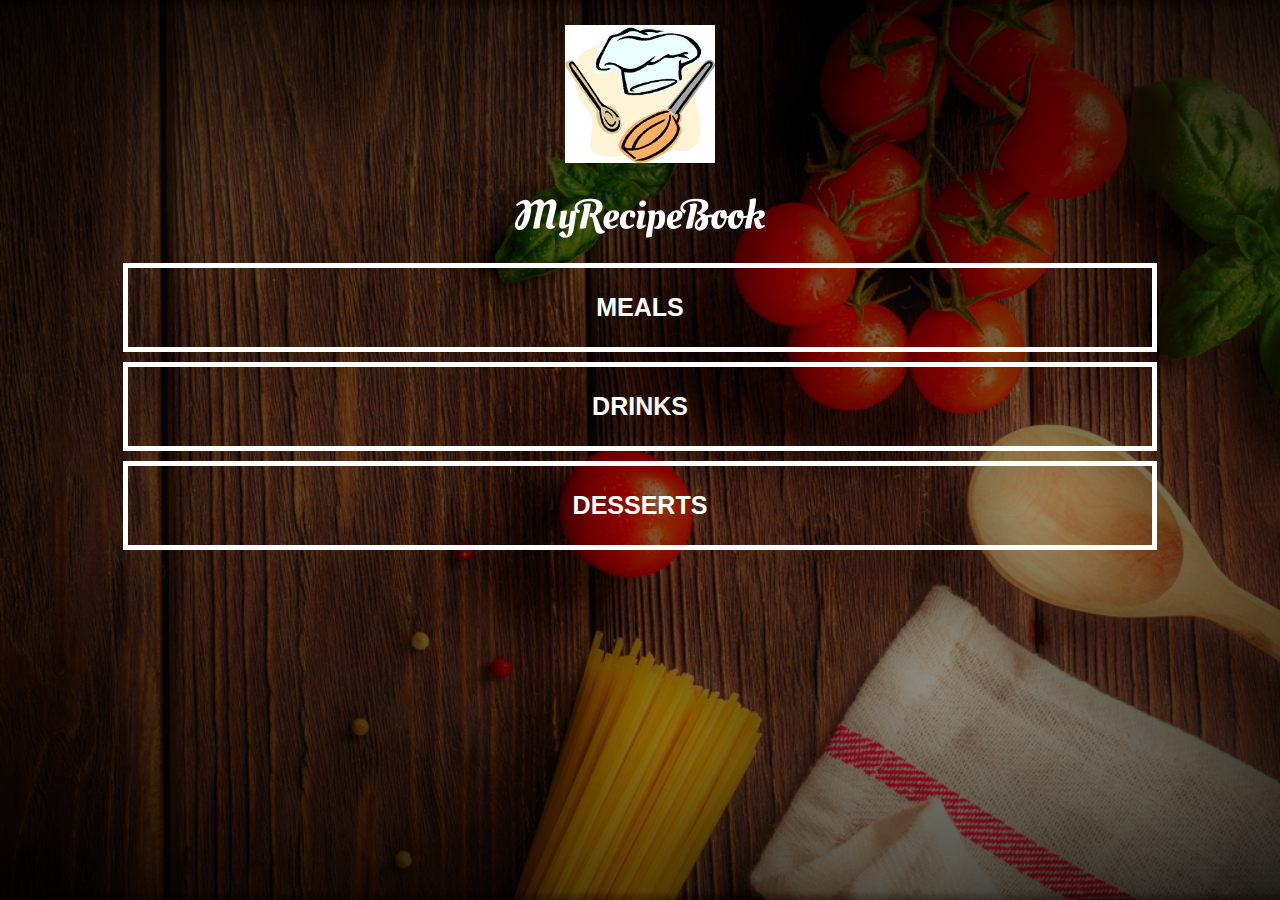
<file: index.html>
<!DOCTYPE html>
<html>
    
    
    <head>
      <title>My Recipe Book</title> 
        <link rel="stylesheet" href="style.css"/>
        
    </head>
    
    
    <body class="body-home">
        <div id="home">
            
            <img src="images/chef-hat.png" id="home-logo-image" />
            <img src="images/logo-text.png" id="home-logo-text"/>
            
         <div class="home-menu">
              
              <a href="meals.html" class="home-menu-item">
              <p>Meals</p>
              </a>
              
              <a href="drinks.html" class="home-menu-item">
              <p>Drinks</p>
              </a>
              
              <a href="desserts.html" class="home-menu-item">
              <p>Desserts</p>
              </a>
            

        
        </div>
          </div>
    
    
    </body>
    
    
    
</html>
</file>
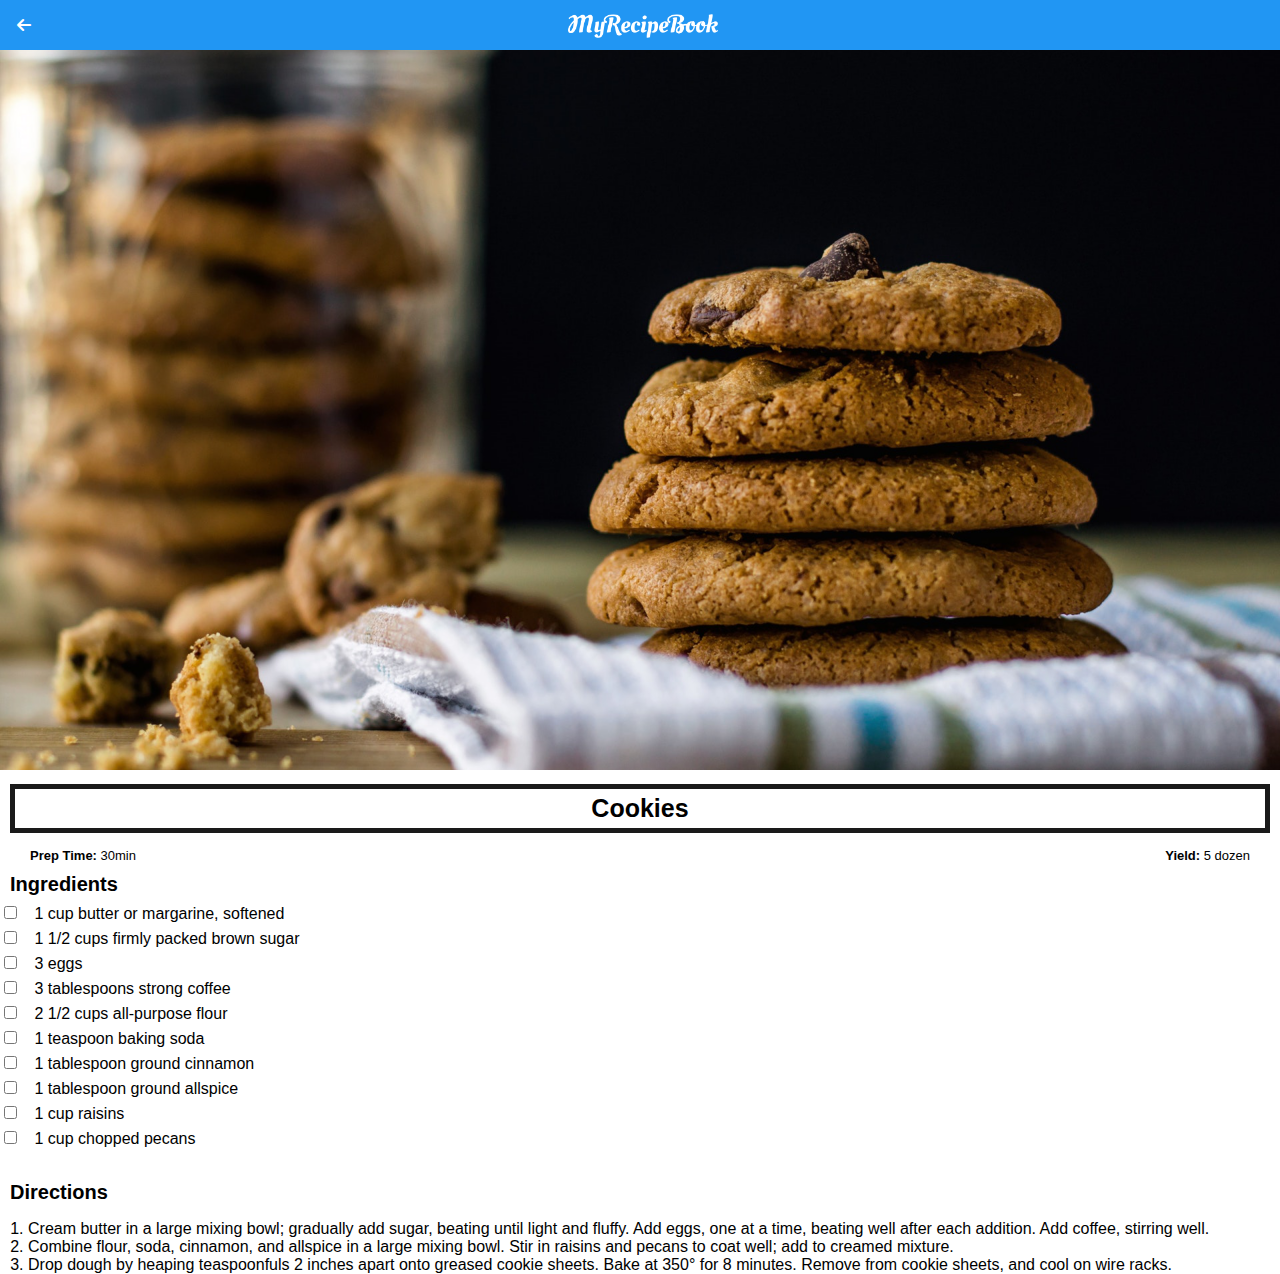
<file: cookies.html>
<!DOCTYPE html>
<html>
    
    
    <head>
      <title>My Recipe Book | Desserts | Cookies</title> 
        <link rel="stylesheet" href="style.css"/>
        <link rel="stylesheet" href="fontAwesome/css/all.css"/>
        
    </head>
    
    
    <body>
        
        <div class="body-recipes">
            
            <div class="header">
                
                <a href="index.html">
                    <i class="fas fa-arrow-left"></i> 
                </a>
                
                <img src="images/logo-text.png"/>
            </div>
                 
        <div id="recipes">
            <div class="recipe-details">
            
                <img src="images/cookies.png"/>
                
                <h1>Cookies</h1>
                
                
                <div class="recipe-details-info">
                    <p><b> Prep Time: </b>30min</p>
                    <p style="float:right"><b>Yield: </b>5 dozen </p>
                </div>
                
                <div class="recipe-details-ingredients">
                    <h2>Ingredients</h2>
                    
                    <input id="check01" type="checkbox">
                    <label for="checkbox01">1 cup butter or margarine, softened</label>
                    <br>
                    
                    <input id="check02" type="checkbox">
                    <label for="checkbox02">1 1/2 cups firmly packed brown sugar</label>
                    <br>
                    
                    <input id="check03" type="checkbox">
                    <label for="checkbox03">3 eggs</label>
                    <br>
                    
                    <input id="check04" type="checkbox">
                    <label for="checkbox04">3 tablespoons strong coffee</label>
                    <br>
                    
                    <input id="check04" type="checkbox">
                    <label for="checkbox04">2 1/2 cups all-purpose flour</label>
                    <br>
                    
                    <input id="check04" type="checkbox">
                    <label for="checkbox04">1 teaspoon baking soda</label>
                    <br>
                    
                    <input id="check04" type="checkbox">
                    <label for="checkbox04">1 tablespoon ground cinnamon</label>
                    <br>
                    
                    <input id="check04" type="checkbox">
                    <label for="checkbox04">1 tablespoon ground allspice</label>
                    <br>
                    
                    <input id="check04" type="checkbox">
                    <label for="checkbox04">1 cup raisins</label>
                    <br>
                    
                    <input id="check04" type="checkbox">
                    <label for="checkbox04">1 cup chopped pecans</label>
                    <br>  
    
                </div>
                
                <div class="recipe-details-steps">
                    <h2>Directions</h2>
                    
                    <ol>
                      <li>Cream butter in a large mixing bowl; gradually add sugar, beating until light and fluffy. Add eggs, one at a time, beating well after each addition. Add coffee, stirring well.</li>
                      <li>Combine flour, soda, cinnamon, and allspice in a large mixing bowl. Stir in raisins and pecans to coat well; add to creamed mixture.</li>
                      <li>Drop dough by heaping teaspoonfuls 2 inches apart onto greased cookie sheets. Bake at 350° for 8 minutes. Remove from cookie sheets, and cool on wire racks.</li>    
                    </ol>    
                </div>
            
            </div>
              </div>
                </div>
    
    </body>
    
    
    
</html>
</file>
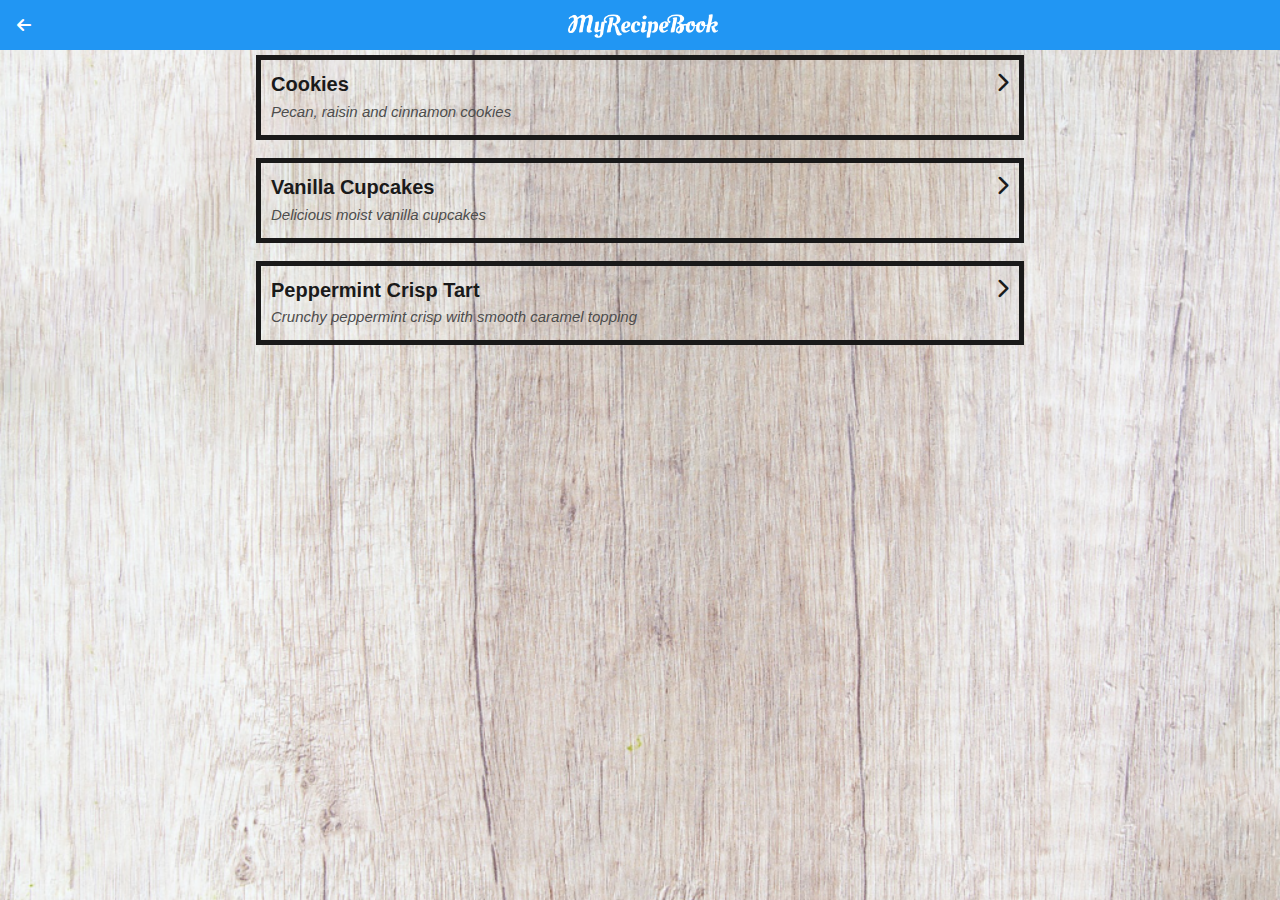
<file: desserts.html>
<!DOCTYPE html>
<html>
    
    
    <head>
      <title>My Recipe Book | Desserts</title> 
        <link rel="stylesheet" href="style.css"/>
        <link rel="stylesheet" href="fontAwesome/css/all.css"/>
        
    </head>
    
    
    <body>
        
        <div class="body-meals">
            
            <div class="header">
                
                <a href="index.html">
                    <i class="fas fa-arrow-left"></i> 
                </a>
                
                <img src="images/logo-text.png"/>
            </div>
                 
        <div id="meals">
            
            <div class="meals-list">
                
                <a href= "cookies.html">
                    <div class="meals-list-item">
                        <h1> Cookies<i class="fas fa-chevron-right"></i> </h1>
                        <p>Pecan, raisin and cinnamon cookies</p>
                    </div>
                </a>
                <br>
                
                <a href= "vanilla-cupcakes.html">
                    <div class="meals-list-item">
                        <h1> Vanilla Cupcakes<i class="fas fa-chevron-right"></i> </h1>
                        <p>Delicious moist vanilla cupcakes</p>
                    </div>
                </a>
                <br>
                
                 <a href= "peppermint-crisp-tart.html">
                    <div class="meals-list-item">
                        <h1>Peppermint Crisp Tart<i class="fas fa-chevron-right"></i> </h1>
                        <p>Crunchy peppermint crisp with smooth caramel topping</p>
                    </div>
                 </a>
                
            
          </div>
            </div>
            </div>
    
    </body>
    
    
    
</html>
</file>
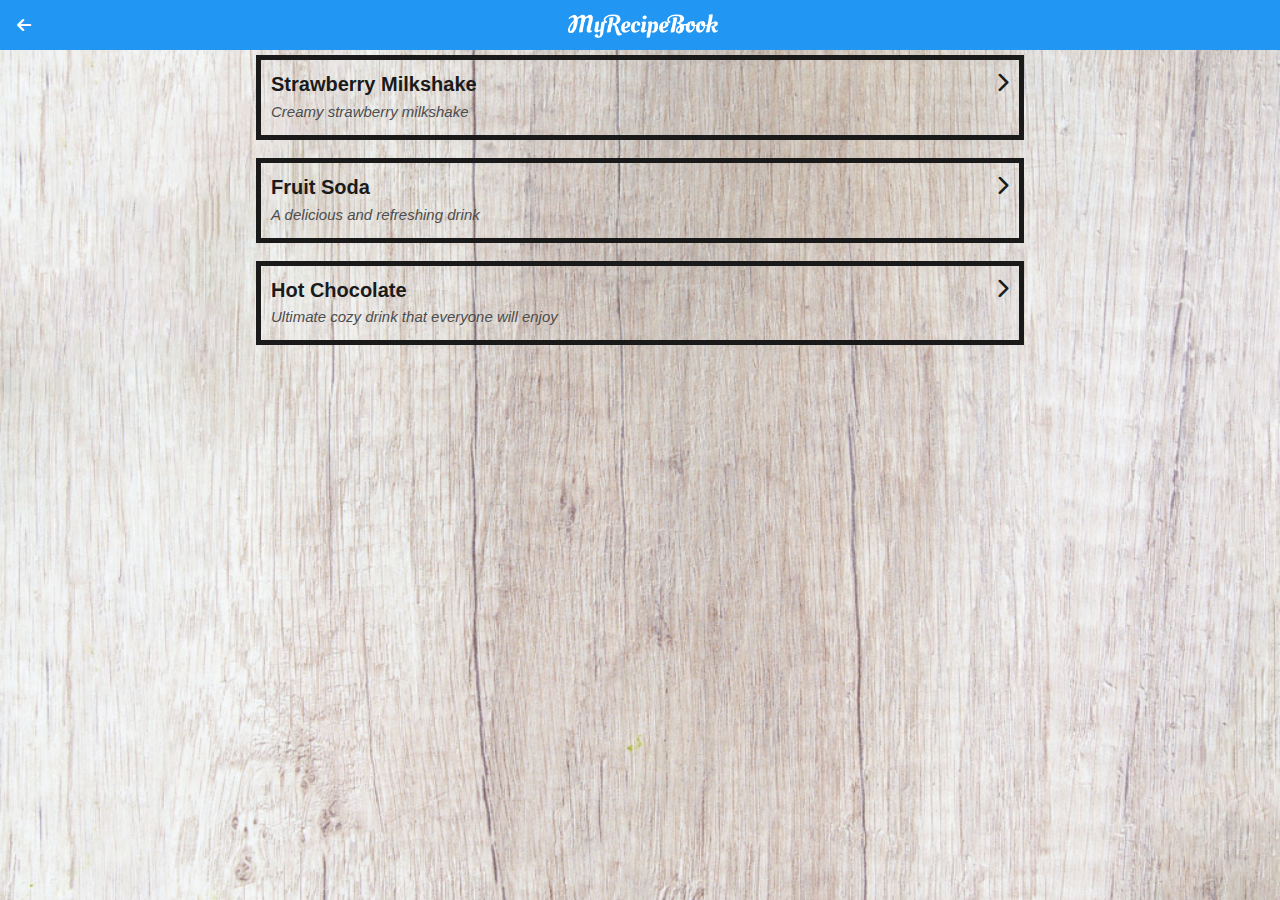
<file: drinks.html>
<!DOCTYPE html>
<html>

    <head>
      <title>My Recipe Book | Drinks</title> 
        <link rel="stylesheet" href="style.css"/>
        <link rel="stylesheet" href="fontAwesome/css/all.css"/>
        
    </head>
    
    
    <body>
        
        <div class="body-meals">
            
            <div class="header">
                
                <a href="index.html">
                    <i class="fas fa-arrow-left"></i> 
                </a>
                
                <img src="images/logo-text.png"/>
            </div>
                 
        <div id="meals">
            
            <div class="meals-list">
                
                <a href= "strawberry-milkshake.html">
                    <div class="meals-list-item">
                        <h1>Strawberry Milkshake <i class="fas fa-chevron-right"></i> </h1>
                        <p>Creamy strawberry milkshake</p>
                    </div>
                </a>
                <br>
                
                 <a href= "fruit-soda.html">
                    <div class="meals-list-item">
                        <h1>Fruit Soda <i class="fas fa-chevron-right"></i> </h1>
                        <p>A delicious and refreshing drink</p>
                    
                    </div>
                 </a>
                 <br>
                
                <a href= "hot-chocolate.html">
                    <div class="meals-list-item">
                        <h1>Hot Chocolate <i class="fas fa-chevron-right"></i> </h1>
                        <p>Ultimate cozy drink that everyone will enjoy</p>
                    
                    </div>
                </a>
                
                
                
            </div>
        </div>
    </div>
    
    </body>
    
    
    
</html>
</file>
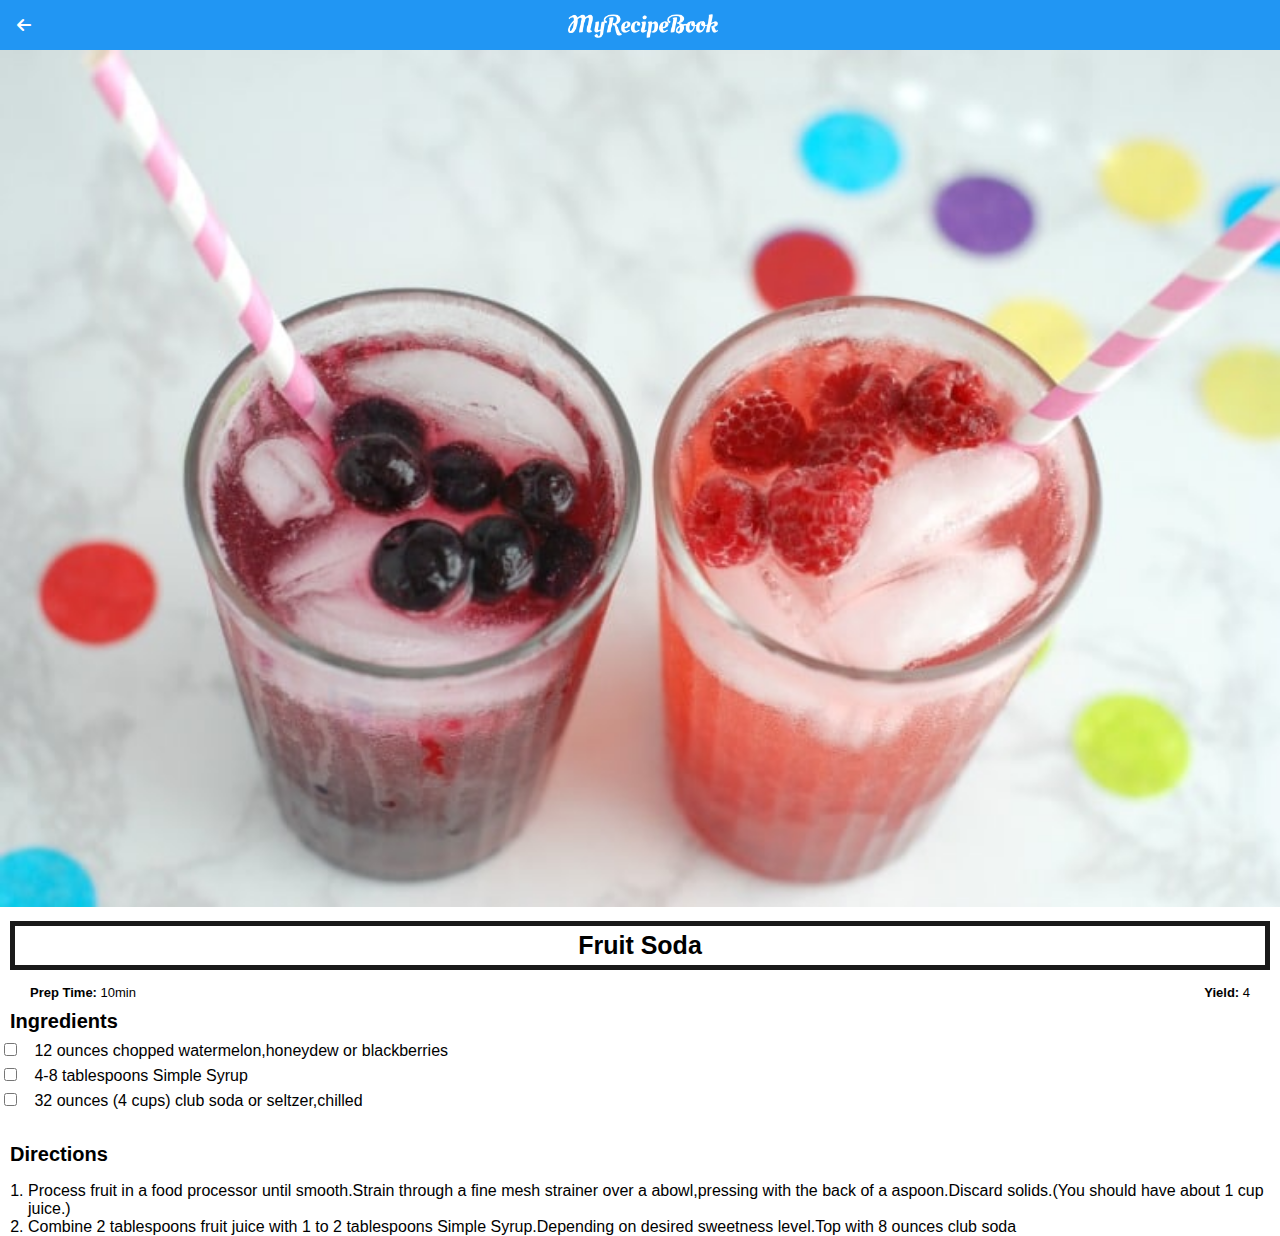
<file: fruit-soda.html>
<!DOCTYPE html>
<html>
    
    
    <head>
      <title>My Recipe Book | Drinks |Fruit Soda</title> 
        <link rel="stylesheet" href="style.css"/>
        <link rel="stylesheet" href="fontAwesome/css/all.css"/>
        
    </head>
    
    
    <body>
        
        <div class="body-recipes">
            
            <div class="header">
                
                <a href="index.html">
                    <i class="fas fa-arrow-left"></i> 
                </a>
                
                <img src="images/logo-text.png"/>
            </div>
                 
        <div id="recipes">
            <div class="recipe-details">
            
                <img src="images/Fruit-Soda-.jpg"/>
                
                <h1>Fruit Soda</h1>
                
                <div class="recipe-details-info">
                    <p><b> Prep Time: </b>10min</p>
                    <p style="float:right"><b>Yield: </b>4</p>
                </div>
                
                
                <div class="recipe-details-ingredients">
                    <h2>Ingredients</h2>
                    
                    <input id="check01" type="checkbox">
                    <label for="checkbox01">12 ounces chopped watermelon,honeydew or blackberries</label>
                    <br>
                    
                    <input id="check02" type="checkbox">
                    <label for="checkbox02">4-8 tablespoons Simple Syrup</label>
                    <br>
                    
                    <input id="check03" type="checkbox">
                    <label for="checkbox03">32 ounces (4 cups) club soda or seltzer,chilled</label>
                    <br>
                    
                </div>
                
                <div class="recipe-details-steps">
                    <h2>Directions</h2>
                    
                    <ol>
                    <li>Process fruit in a food processor until smooth.Strain through a fine mesh strainer over a abowl,pressing with the back of a aspoon.Discard solids.(You should have about 1 cup juice.)</li>
                    <li>Combine 2 tablespoons fruit juice with 1 to 2 tablespoons Simple Syrup.Depending on desired sweetness level.Top with 8 ounces club soda</li>
                    </ol>    
                </div>
            
            </div>
              </div>
                </div>
    
    </body>

    
</html>
</file>
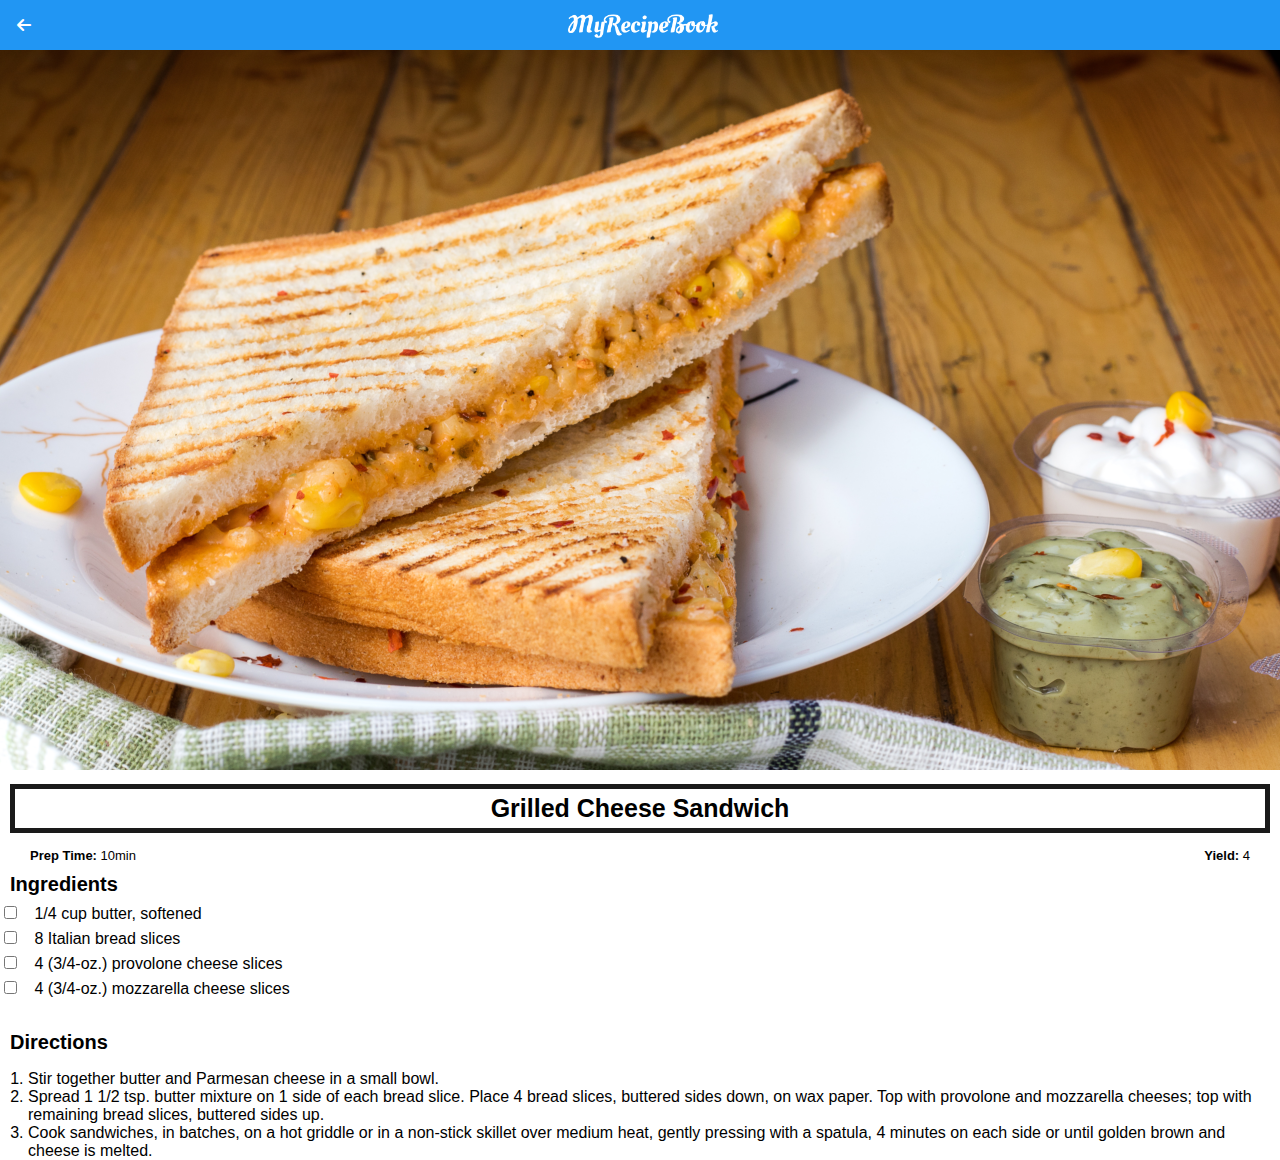
<file: grilled-cheese.html>
<!DOCTYPE html>
<html>
    
    
    <head>
      <title>My Recipe Book | Meals |Grilled Cheese</title> 
        <link rel="stylesheet" href="style.css"/>
        <link rel="stylesheet" href="fontAwesome/css/all.css"/>
        
    </head>
    
    
    <body>
        
        <div class="body-recipes">
            
            <div class="header">
                
                <a href="index.html">
                    <i class="fas fa-arrow-left"></i> 
                </a>
                
                <img src="images/logo-text.png"/>
            </div>
                 
        <div id="recipes">
            <div class="recipe-details">
            
                <img src="images/grilledCheese.png"/>
                
                <h1>Grilled Cheese Sandwich</h1>
                
                <div class="recipe-details-info">
                    <p><b> Prep Time: </b>10min</p>
                    <p style="float:right"><b>Yield: </b>4</p>
                </div>
                
                
                <div class="recipe-details-ingredients">
                    <h2>Ingredients</h2>
                    
                    <input id="check01" type="checkbox">
                    <label for="checkbox01">1/4 cup butter, softened</label>
                    <br>
                    
                    <input id="check02" type="checkbox">
                    <label for="checkbox02">8 Italian bread slices</label>
                    <br>
                    
                    <input id="check03" type="checkbox">
                    <label for="checkbox03">4 (3/4-oz.) provolone cheese slices</label>
                    <br>
                    
                    <input id="check04" type="checkbox">
                    <label for="checkbox04">4 (3/4-oz.) mozzarella cheese slices</label>
                    <br>
    
                </div>
                
                <div class="recipe-details-steps">
                    <h2>Directions</h2>
                    
                    <ol>
                    <li>Stir together butter and Parmesan cheese in a small bowl.</li>
                    <li>Spread 1 1/2 tsp. butter mixture on 1 side of each bread slice. Place 4 bread slices, buttered sides down, on wax paper. Top with provolone and mozzarella cheeses; top with remaining bread slices, buttered sides up.</li>
                    <li>Cook sandwiches, in batches, on a hot griddle or in a non-stick skillet over medium heat, gently pressing with a spatula, 4 minutes on each side or until golden brown and cheese is melted.</li>    
                    </ol>    
                </div>
            
            </div>
              </div>
                </div>
    
    </body>

    
</html>
</file>
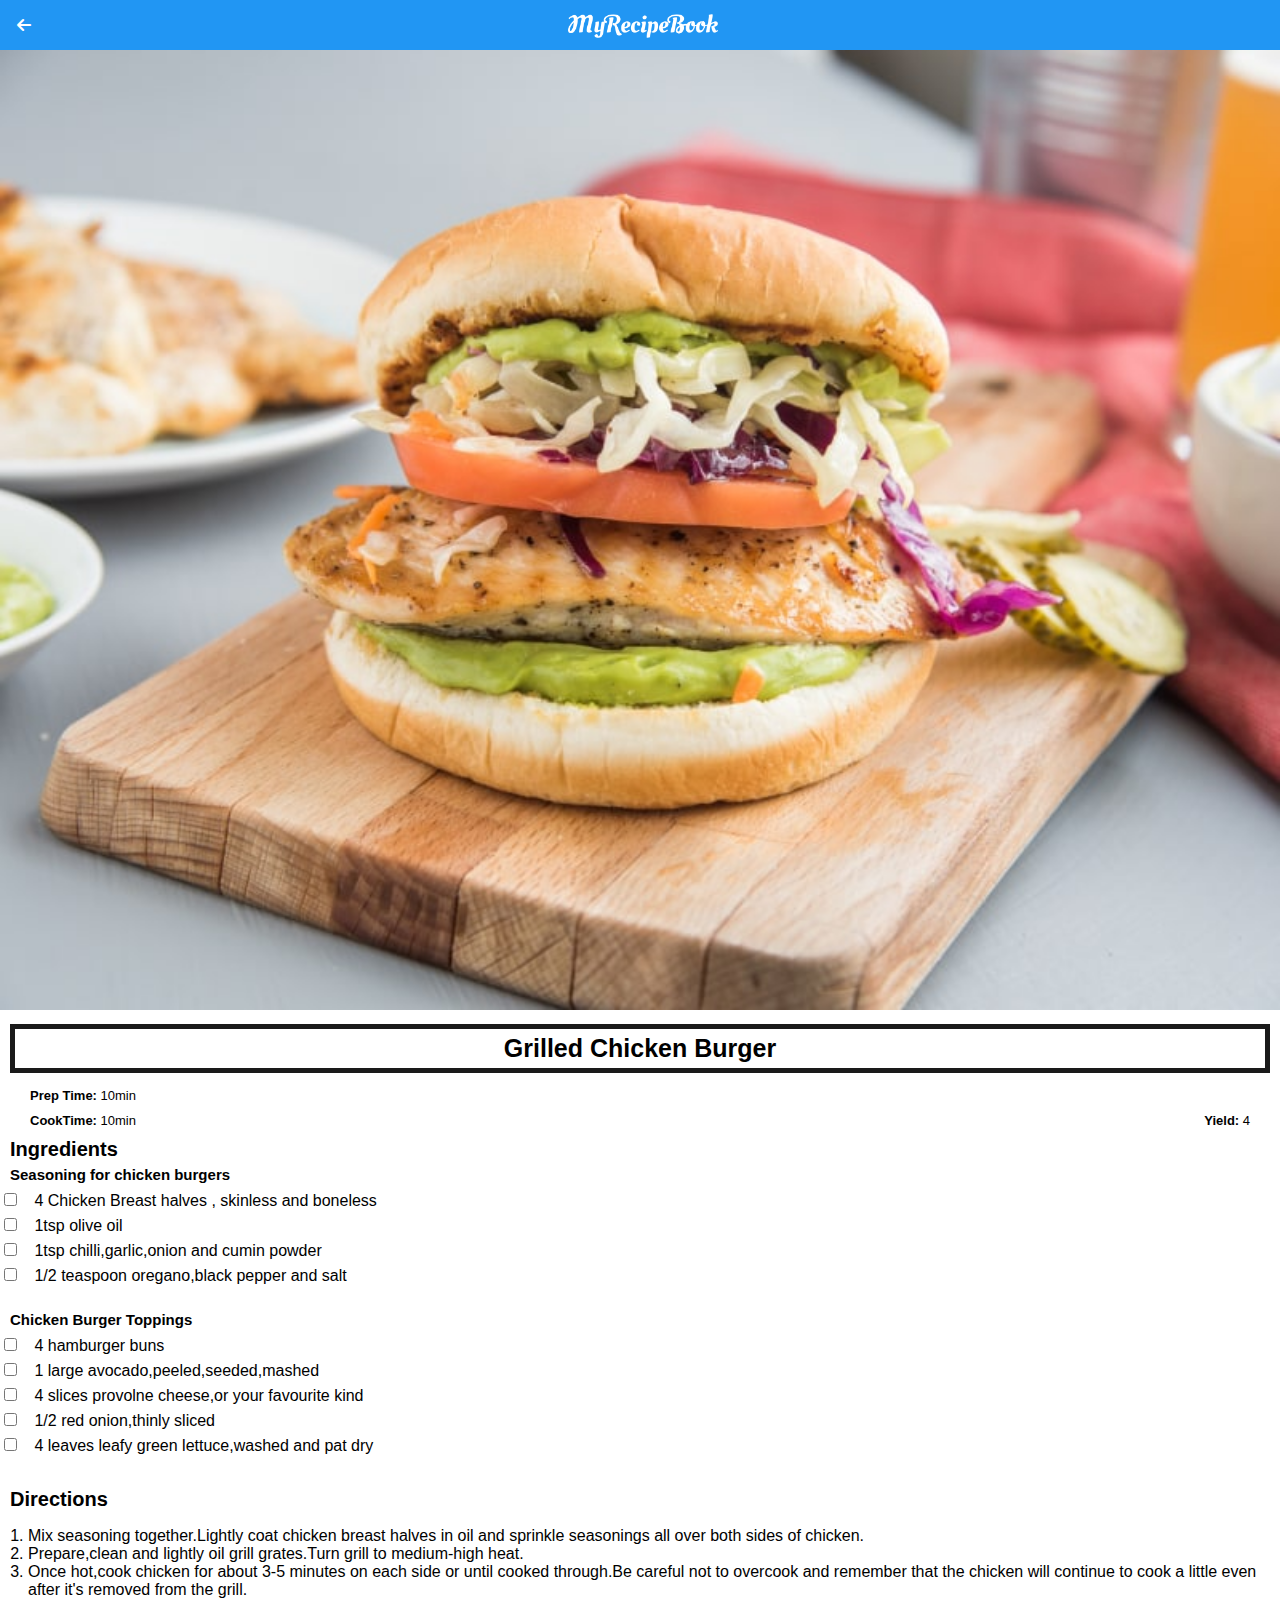
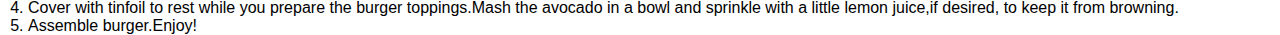
<file: grilled-chicken-burger.html>
<!DOCTYPE html>
<html>
    
    
    <head>
      <title>My Recipe Book | Meals |Grilled Chicken Burgers</title> 
        <link rel="stylesheet" href="style.css"/>
        <link rel="stylesheet" href="fontAwesome/css/all.css"/>
        
    </head>
    
    
    <body>
        
        <div class="body-recipes">
            
            <div class="header">
                
                <a href="index.html">
                    <i class="fas fa-arrow-left"></i> 
                </a>
                
                <img src="images/logo-text.png"/>
            </div>
                 
        <div id="recipes">
            <div class="recipe-details">
            
                <img src="images/grilled-chicken-burger.jpg"/>
                
                <h1>Grilled Chicken Burger</h1>
                
                <div class="recipe-details-info">
                    <p><b> Prep Time: </b>10min</p>
                    <br>
                    <p><b> CookTime:</b> 10min</p>
                    
                    <p style="float:right"><b>Yield: </b>4</p>
                </div>
                
                
                <div class="recipe-details-ingredients">
                    <h2>Ingredients</h2>
                    <h3>Seasoning for chicken burgers</h3>
                    
                    <input id="check01" type="checkbox">
                    <label for="checkbox01">4 Chicken Breast halves , skinless and boneless</label>
                    <br>
                    
                    <input id="check02" type="checkbox">
                    <label for="checkbox02">1tsp olive oil</label>
                    <br>
                    
                    <input id="check03" type="checkbox">
                    <label for="checkbox03">1tsp chilli,garlic,onion and cumin powder</label>
                    <br>
                    
                    <input id="check04" type="checkbox">
                    <label for="checkbox04">1/2 teaspoon oregano,black pepper and salt</label>
                    <br>
                    <br>
                     
                    <h3>Chicken Burger Toppings</h3>
                    <input id="check01" type="checkbox">
                    <label for="checkbox01">4 hamburger buns</label>
                    <br>
                    
                    <input id="check01" type="checkbox">
                    <label for="checkbox01">1 large avocado,peeled,seeded,mashed</label>
                    <br>
                    
                    <input id="check01" type="checkbox">
                    <label for="checkbox01">4 slices provolne cheese,or your favourite kind</label>
                    <br>
                    
                    <input id="check01" type="checkbox">
                    <label for="checkbox01">1/2 red onion,thinly sliced</label>
                    <br>
                    
                    <input id="check01" type="checkbox">
                    <label for="checkbox01">4 leaves leafy green lettuce,washed and pat dry </label>
                    <br>
                    
                </div>
                
                <div class="recipe-details-steps">
                    <h2>Directions</h2>
                    
                    <ol>
                    <li>Mix seasoning together.Lightly coat chicken breast halves in oil and sprinkle seasonings all over both sides of chicken.</li>
                    <li>Prepare,clean and lightly oil grill grates.Turn grill to medium-high heat.</li>
                    <li>Once hot,cook chicken for about 3-5 minutes on each side or until cooked through.Be careful not to overcook and remember that the chicken will continue to cook a little even after it's removed from the grill.</li>
                    <li>Cover with tinfoil to rest while you prepare the burger toppings.Mash the avocado in a bowl and sprinkle with a little lemon juice,if desired, to keep it from browning. </li> 
                    <li>Assemble burger.Enjoy!</li>    
                    </ol>    
                </div>
            
            </div>
              </div>
                </div>
    
    </body>

    
</html>
</file>
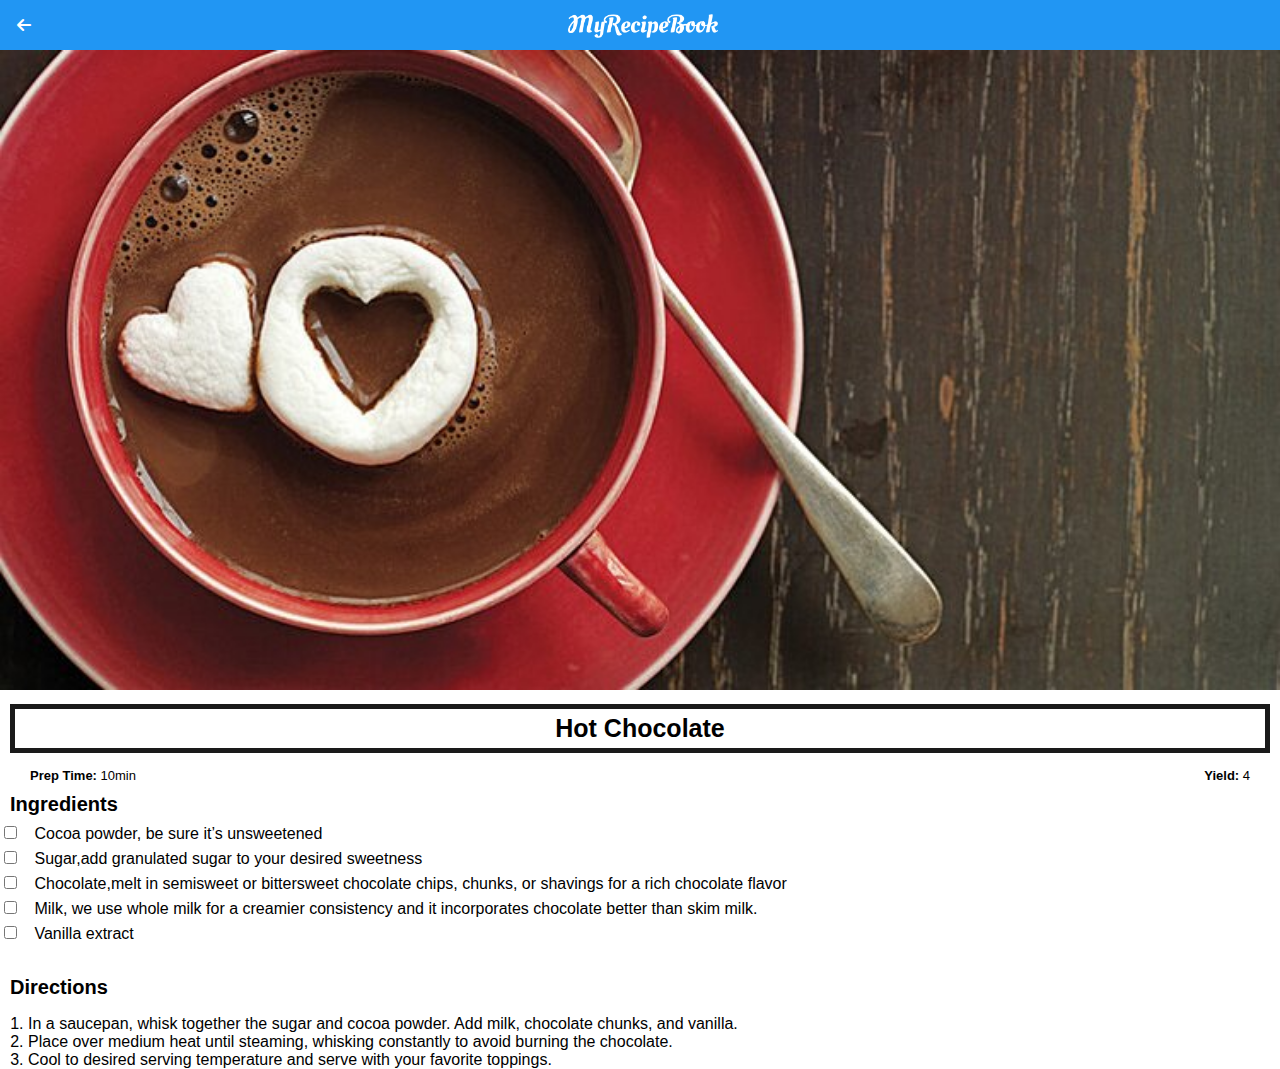
<file: hot-chocolate.html>
<!DOCTYPE html>
<html>
    
    
    <head>
      <title>My Recipe Book | Drinks |Hot Chocolate</title> 
        <link rel="stylesheet" href="style.css"/>
        <link rel="stylesheet" href="fontAwesome/css/all.css"/>
        
    </head>
    
    
    <body>
        
        <div class="body-recipes">
            
            <div class="header">
                
                <a href="index.html">
                    <i class="fas fa-arrow-left"></i> 
                </a>
                
                <img src="images/logo-text.png"/>
            </div>
                 
        <div id="recipes">
            <div class="recipe-details">
            
                <img src="images/hot-chocolate.jfif"/>
                
                <h1>Hot Chocolate</h1>
                
                <div class="recipe-details-info">
                    <p><b> Prep Time: </b>10min</p>
                    
                    <p style="float:right"><b>Yield: </b>4</p>
                </div>
                
                
                <div class="recipe-details-ingredients">
                    <h2>Ingredients</h2>
                    
                    <input id="check01" type="checkbox">
                    <label for="checkbox01">Cocoa powder, be sure it’s unsweetened</label>
                    <br>
                    
                    <input id="check02" type="checkbox">
                    <label for="checkbox02">Sugar,add granulated sugar to your desired sweetness</label>
                    <br>
                    
                    <input id="check03" type="checkbox">
                    <label for="checkbox03">Chocolate,melt in semisweet or bittersweet chocolate chips, chunks, or shavings for a rich chocolate flavor</label>
                    <br>
                    
                    <input id="check03" type="checkbox">
                    <label for="checkbox03">Milk, we use whole milk for a creamier consistency and it incorporates chocolate better than skim milk.</label>
                    <br>
                    
                    <input id="check03" type="checkbox">
                    <label for="checkbox03">Vanilla extract</label>
                    <br>
                </div>
                
                <div class="recipe-details-steps">
                    <h2>Directions</h2>
                    
                    <ol>
                    <li>In a saucepan, whisk together the sugar and cocoa powder. Add milk, chocolate chunks, and vanilla.</li>
                    <li>Place over medium heat until steaming, whisking constantly to avoid burning the chocolate.</li>
                    <li>Cool to desired serving temperature and serve with your favorite toppings.</li>    
                    </ol>    
                </div>
            
            </div>
              </div>
                </div>
    
    </body>

    
</html>
</file>
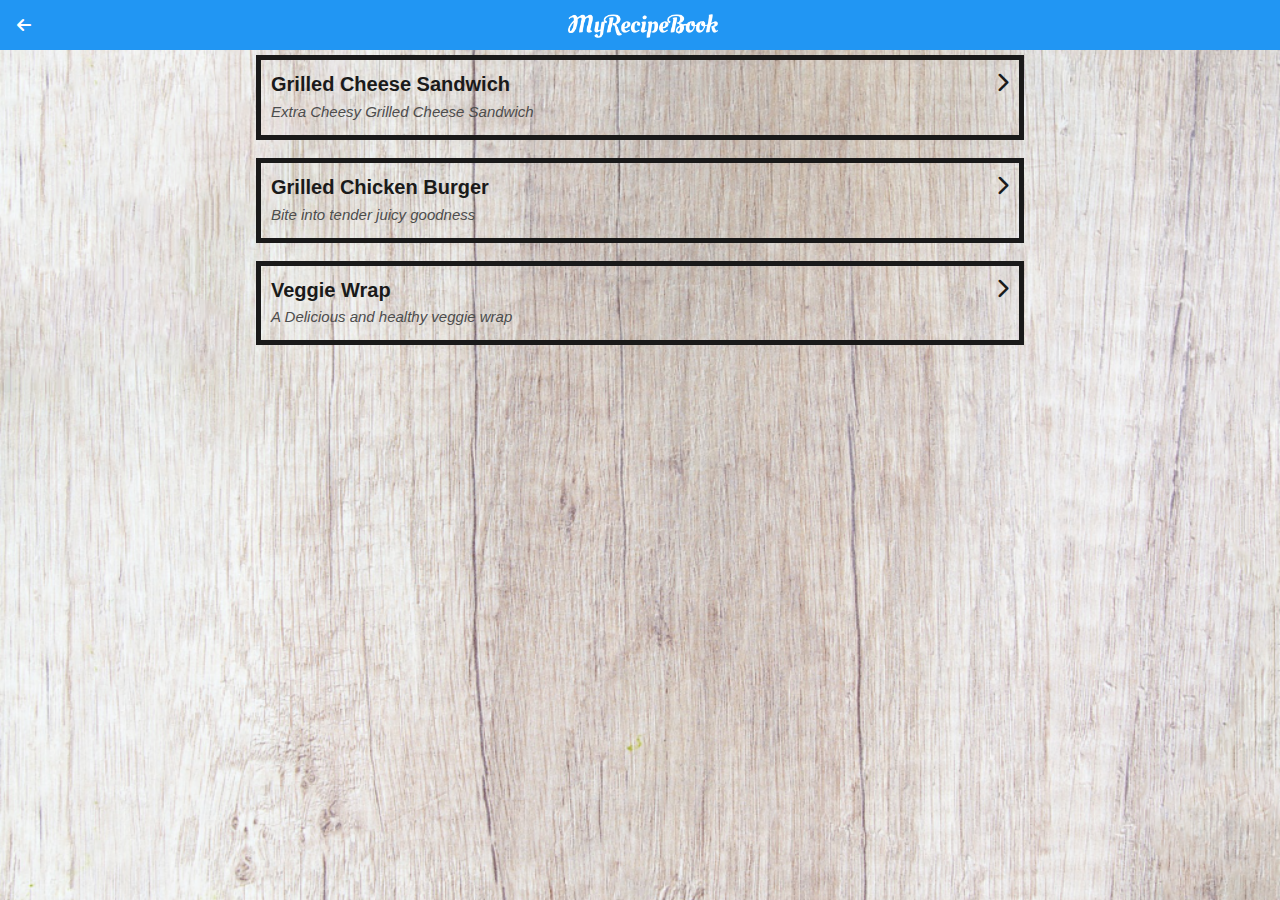
<file: meals.html>
<!DOCTYPE html>
<html>
    
    
    <head>
      <title>My Recipe Book | Meals</title> 
        <link rel="stylesheet" href="style.css"/>
        <link rel="stylesheet" href="fontAwesome/css/all.css"/>
        
    </head>
    
    
    <body>
        
        <div class="body-meals">
            
            <div class="header">
                
                <a href="index.html">
                    <i class= "fas fa-arrow-left"></i>
                </a>
                
                <img src="images/logo-text.png"/>
            </div>
                 
        <div id="meals">
            
            <div class="meals-list">
                
                <a href= "grilled-cheese.html">
                    <div class="meals-list-item"> 
                        <h1>Grilled Cheese Sandwich <i class="fas fa-chevron-right"></i> </h1>
                        <p>Extra Cheesy Grilled Cheese Sandwich</p>
                    </div>
                </a>
                <br>
                
                <a href= "grilled-chicken-burger.html">
                <div class="meals-list-item">
                        <h1>Grilled Chicken Burger <i class="fas fa-chevron-right"></i> </h1>
                        <p>Bite into tender juicy goodness</p>
                    </div>
                </a>
                <br>
                
                <a href= "veggie-wrap.html">
                <div class="meals-list-item">
                        <h1>Veggie Wrap <i class="fas fa-chevron-right"></i> </h1>
                        <p>A Delicious and healthy veggie wrap </p>
                    </div>
                </a>
                
                
                    </div>
            </div>
        </div>
    
    </body>
    
    
    
</html>
</file>
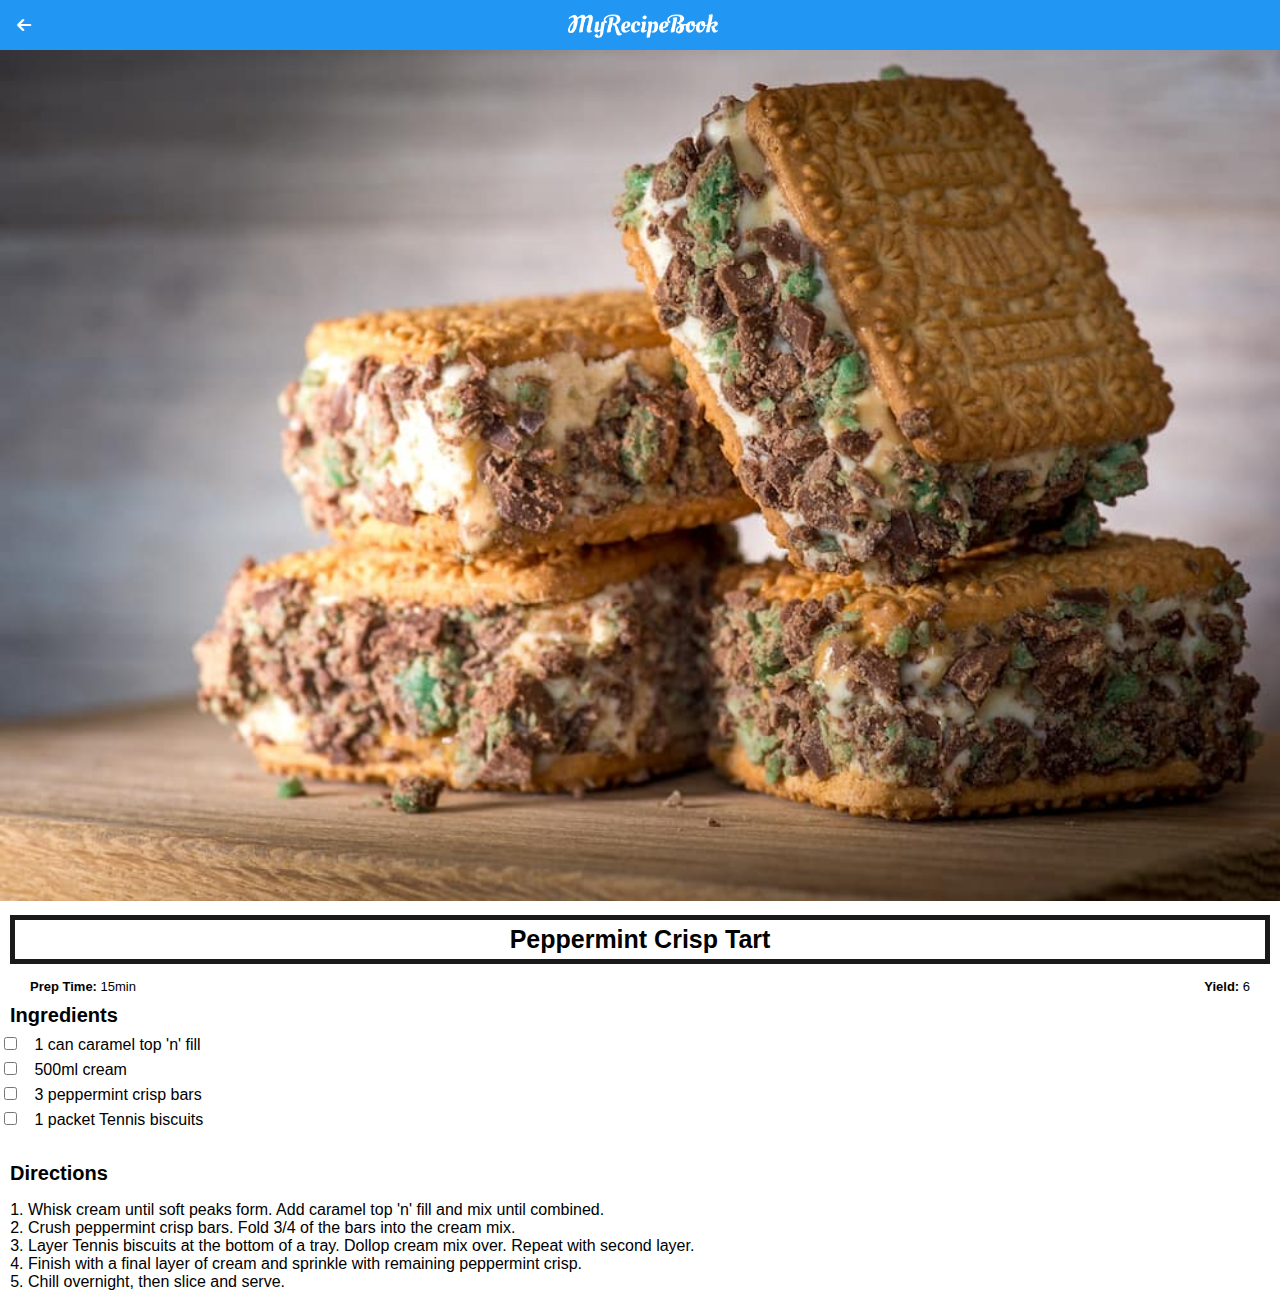
<file: peppermint-crisp-tart.html>
<!DOCTYPE html>
<html>
    
    
    <head>
      <title>My Recipe Book | Desserts | Peppermint Crisp Tart</title> 
        <link rel="stylesheet" href="style.css"/>
        <link rel="stylesheet" href="fontAwesome/css/all.css"/>
        
    </head>
    
    
    <body>
        
        <div class="body-recipes">
            
            <div class="header">
                
                <a href="index.html">
                  <i class="fas fa-arrow-left"></i> 
                </a>
                <img src="images/logo-text.png"/>
            </div>
                 
        <div id="recipes">
            <div class="recipe-details">
            
                <img src="images/peppermint-crisp-tart.jpg">
                
                <h1>Peppermint Crisp Tart</h1>
            
                <div class="recipe-details-info">
                    <p><b> Prep Time: </b>15min</p>
                    <p style="float:right"><b>Yield: </b>6</p>
                </div>
                
                <div class="recipe-details-ingredients">
                    <h2>Ingredients</h2>
                    
                    <input id="check01" type="checkbox">
                    <label for="checkbox01">1 can caramel top 'n' fill</label>
                    <br>
                    
                    <input id="check02" type="checkbox">
                    <label for="checkbox02">500ml cream</label>
                    <br>
                    
                    <input id="check03" type="checkbox">
                    <label for="checkbox03">3 peppermint crisp bars</label>
                    <br>
                    
                    <input id="check04" type="checkbox">
                    <label for="checkbox04">1 packet Tennis biscuits</label>
                    <br>
                     
    
                </div>
                
                <div class="recipe-details-steps">
                    <h2>Directions</h2>
                    
                    <ol>
                      <li>Whisk cream until soft peaks form. Add caramel top 'n' fill and mix until combined.</li>
                      <li>Crush peppermint crisp bars. Fold 3/4 of the bars into the cream mix.</li>
                      <li>Layer Tennis biscuits at the bottom of a tray. Dollop cream mix over. Repeat with second layer.</li>
                      <li>Finish with a final layer of cream and sprinkle with remaining peppermint crisp.</li> 
                      <li>Chill overnight, then slice and serve.</li>    
                    </ol>    
                </div>
            
            </div>
              </div>
                </div>
    
    </body>
    
    
    
</html>
</file>
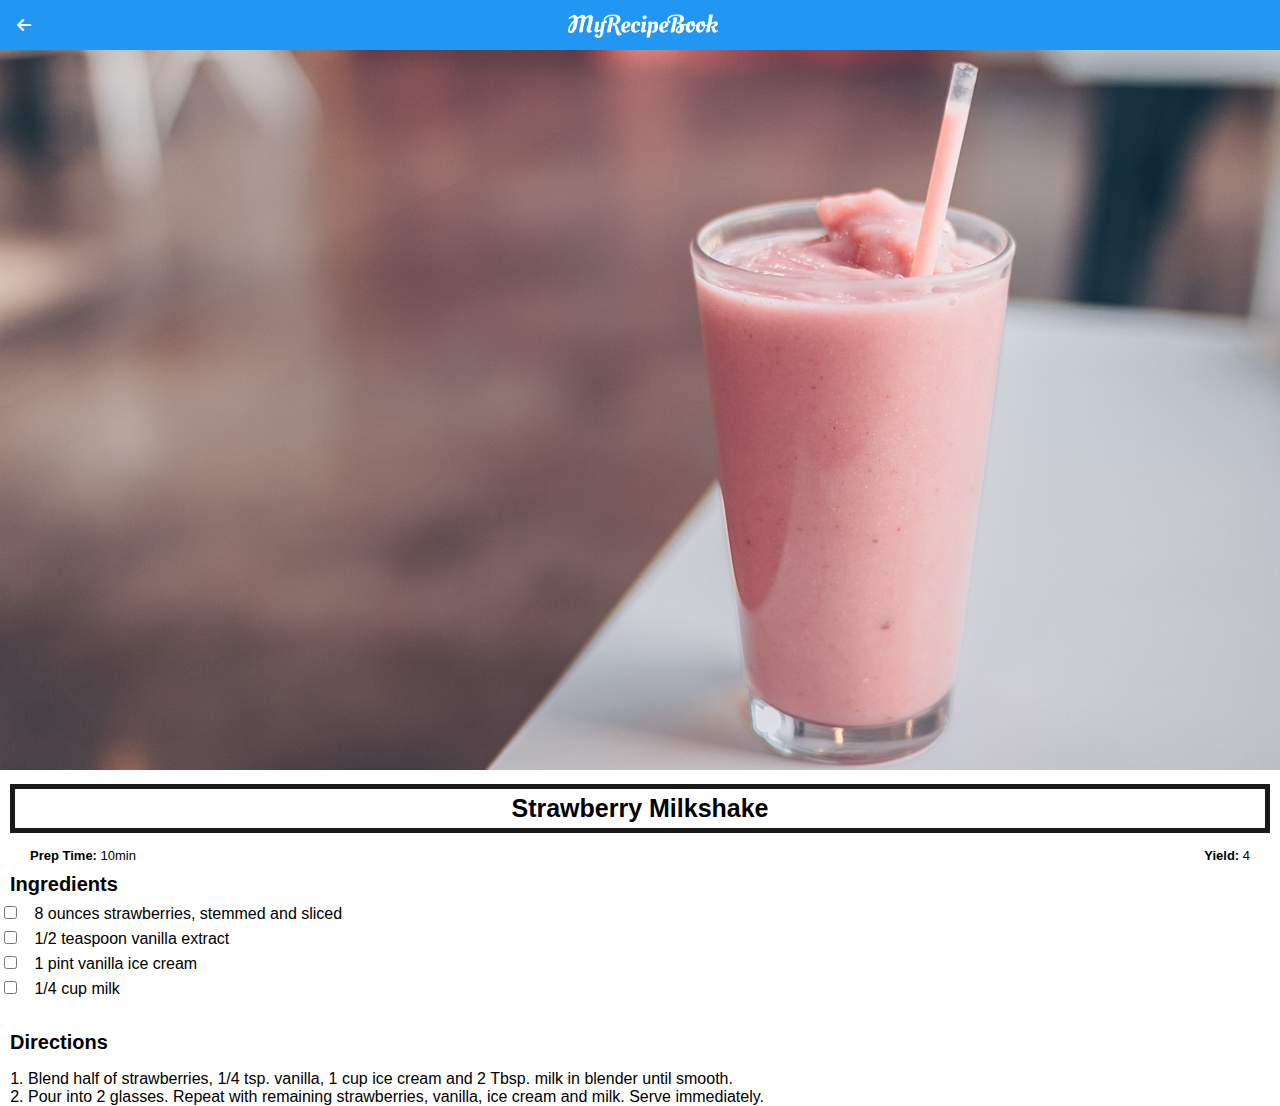
<file: strawberry-milkshake.html>
<!DOCTYPE html>
<html>
    
    
    <head>
      <title>My Recipe Book | Drinks |Strawberry Milkshake</title> 
        <link rel="stylesheet" href="style.css"/>
        <link rel="stylesheet" href="fontAwesome/css/all.css"/>
        
    </head>
    
    
    <body>
        
        <div class="body-recipes">
            
            <div class="header">
                
                <a href="index.html">
                <i class="fas fa-arrow-left"></i> 
                </a>
            
                <img src="images/logo-text.png"/>
            </div>
                 
        <div id="recipes">
            <div class="recipe-details">
            
                <img src="images/strawberryMilkshake.png"/>
                
                <h1>Strawberry Milkshake</h1>
                
                
                <div class="recipe-details-info">
                    <p><b> Prep Time: </b>10min</p>
                    <p style="float:right"><b>Yield: </b>4</p>
                </div>
                
                <div class="recipe-details-ingredients">
                    <h2>Ingredients</h2>
                    
                    <input id="check01" type="checkbox">
                    <label for="checkbox01">8 ounces strawberries, stemmed and sliced</label>
                    <br>
                    
                    <input id="check02" type="checkbox">
                    <label for="checkbox02">1/2 teaspoon vanilla extract</label>
                    <br>
                    
                    <input id="check03" type="checkbox">
                    <label for="checkbox03">1 pint vanilla ice cream</label>
                    <br>
                    
                    <input id="check04" type="checkbox">
                    <label for="checkbox04">1/4 cup milk</label>
                    <br>
    
                </div>
                
                <div class="recipe-details-steps">
                    <h2>Directions</h2>
                    
                    <ol>   
                    <li>Blend half of strawberries, 1/4 tsp. vanilla, 1 cup ice cream and 2 Tbsp. milk in blender until smooth.</li>
                    <li>Pour into 2 glasses. Repeat with remaining strawberries, vanilla, ice cream and milk. Serve immediately.</li>
                    </ol>
                    
                </div>
            
            </div>
              </div>
                </div>
    
    </body>
    
    
    
</html>
</file>
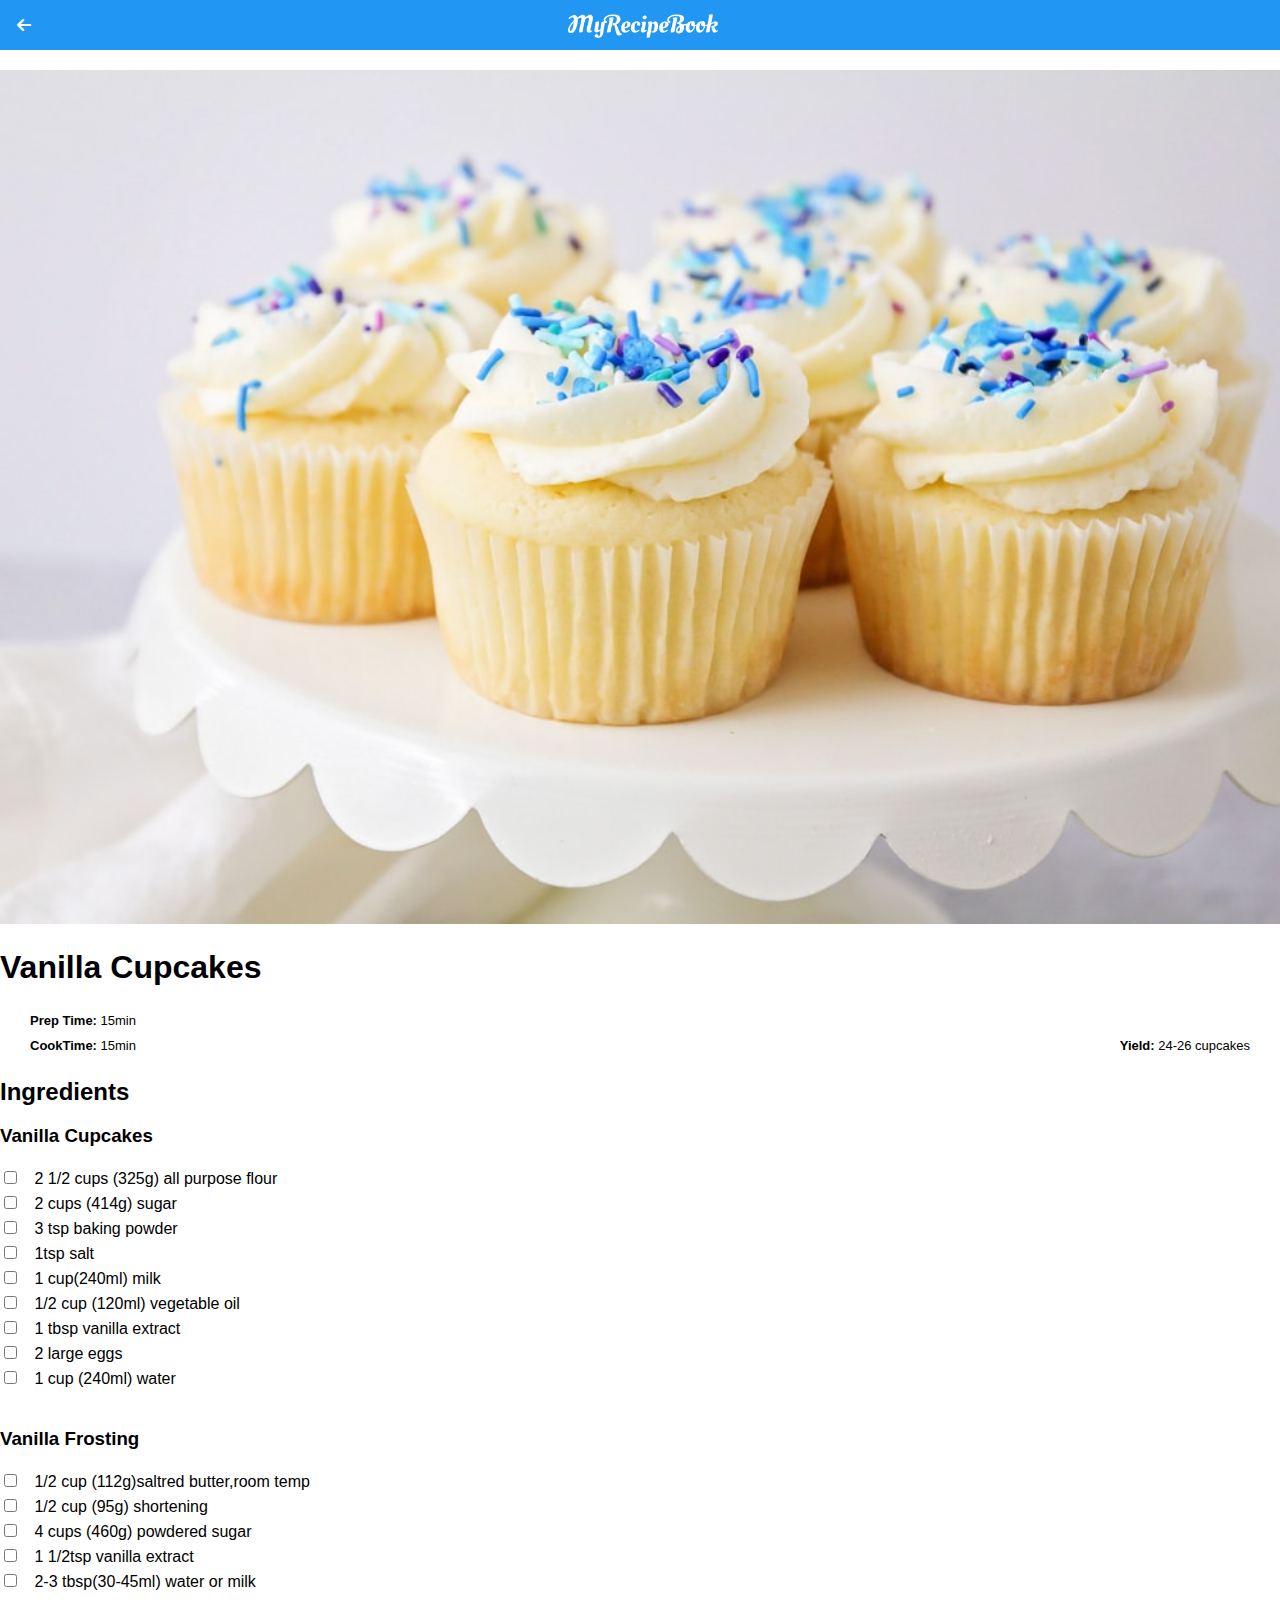
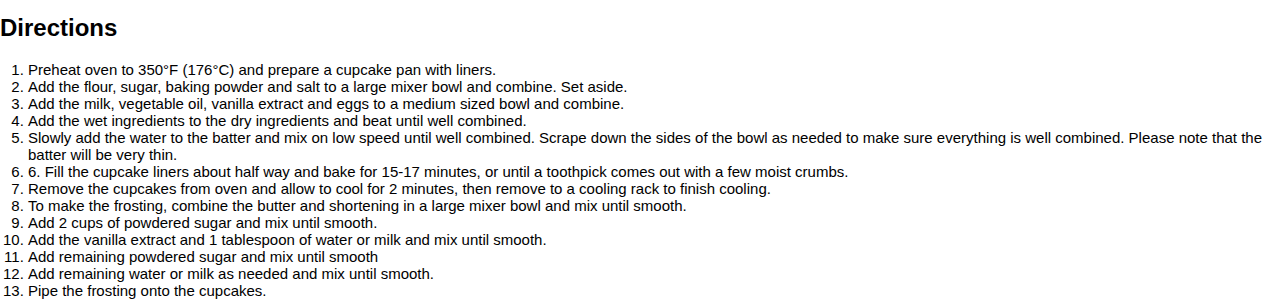
<file: vanilla-cupcakes.html>
<!DOCTYPE html>
<html>
    
    
    <head>
      <title>My Recipe Book | Desserts |Vanilla Cupcakes</title> 
        <link rel="stylesheet" href="style.css"/>
        <link rel="stylesheet" href="fontAwesome/css/all.css"/>
        
    </head>
    
    
    <body>
        
        <div class="body-recipes">
            
            <div class="header">
                
                <a href="index.html">
                    <i class="fas fa-arrow-left"></i> 
                </a>
                
                <img src="images/logo-text.png"/>
            </div>
                 
        <div id="recipes">
            <div class="recipe-details01">
            
                <img src="images/vanilla-cupcakes.jpg"/>
                
                <h1>Vanilla Cupcakes</h1>
                
                <div class="recipe-details-info">
                    <p><b> Prep Time: </b>15min</p>
                    <br>
                    <p><b> CookTime:</b> 15min</p>
                    
                    <p style="float:right"><b>Yield: </b>24-26 cupcakes</p>
                </div>
                
                
                <div class="recipe-details-ingredients">
                    <h2>Ingredients</h2>
                    <h3>Vanilla Cupcakes</h3>
                    
                    <input id="check01" type="checkbox">
                    <label for="checkbox01">2 1/2 cups (325g) all purpose flour</label>
                    <br>
                    
                    <input id="check02" type="checkbox">
                    <label for="checkbox02">2 cups (414g) sugar</label>
                    <br>
                    
                    <input id="check03" type="checkbox">
                    <label for="checkbox03">3 tsp baking powder</label>
                    <br>
                    
                    <input id="check04" type="checkbox">
                    <label for="checkbox04">1tsp salt</label>
                    <br>
                    
                    <input id="check04" type="checkbox">
                    <label for="checkbox04">1 cup(240ml) milk</label>
                    <br>
                    
                    <input id="check04" type="checkbox">
                    <label for="checkbox04">1/2 cup (120ml) vegetable oil</label>
                    <br>
                    
                    <input id="check04" type="checkbox">
                    <label for="checkbox04">1 tbsp vanilla extract</label>
                    <br>
                    
                    <input id="check04" type="checkbox">
                    <label for="checkbox04">2 large eggs</label>
                    <br>
                    
                    <input id="check04" type="checkbox">
                    <label for="checkbox04">1 cup (240ml) water</label>
                    <br>
                    <br>
                     
                    <h3>Vanilla Frosting</h3>
                    <input id="check01" type="checkbox">
                    <label for="checkbox01">1/2 cup (112g)saltred butter,room temp</label>
                    <br>
                    
                    <input id="check01" type="checkbox">
                    <label for="checkbox01">1/2 cup (95g) shortening </label>
                    <br>
                    
                    <input id="check01" type="checkbox">
                    <label for="checkbox01">4 cups (460g) powdered sugar</label>
                    <br>
                    
                    <input id="check01" type="checkbox">
                    <label for="checkbox01">1 1/2tsp vanilla extract</label>
                    <br>
                    
                    <input id="check01" type="checkbox">
                    <label for="checkbox01">2-3 tbsp(30-45ml) water or milk </label>
                    <br>
                    
                </div>
                
                <div class="recipe-details-steps01">
                    <h2>Directions</h2>
                    
                    <ol>
                        <li>Preheat oven to 350°F (176°C) and prepare a cupcake pan with liners.</li>
                        <li>Add the flour, sugar, baking powder and salt to a large mixer bowl and combine. Set aside.</li>
                        <li>Add the milk, vegetable oil, vanilla extract and eggs to a medium sized bowl and combine.</li> 
                        <li>Add the wet ingredients to the dry ingredients and beat until well combined.</li>  
                        <li>Slowly add the water to the batter and mix on low speed until well combined. Scrape down the sides of the bowl as needed to make sure everything is well combined. Please note that the batter will be very thin.</li> 
                        <li>6. Fill the cupcake liners about half way and bake for 15-17 minutes, or until a toothpick comes out with a few moist crumbs.</li>
                        <li>Remove the cupcakes from oven and allow to cool for 2 minutes, then remove to a cooling rack to finish cooling.</li> 
                        <li>To make the frosting, combine the butter and shortening in a large mixer bowl and mix until smooth.</li>
                        <li>Add 2 cups of powdered sugar and mix until smooth.</li>
                        <li>Add the vanilla extract and 1 tablespoon of water or milk and mix until smooth.</li>
                        <li>Add remaining powdered sugar and mix until smooth</li>
                        <li>Add remaining water or milk as needed and mix until smooth.</li>   
                        <li>Pipe the frosting onto the cupcakes.</li>
                    </ol>  
                    
                </div>
            
            </div>
              </div>
                </div>
    
    </body>

    
</html>
</file>
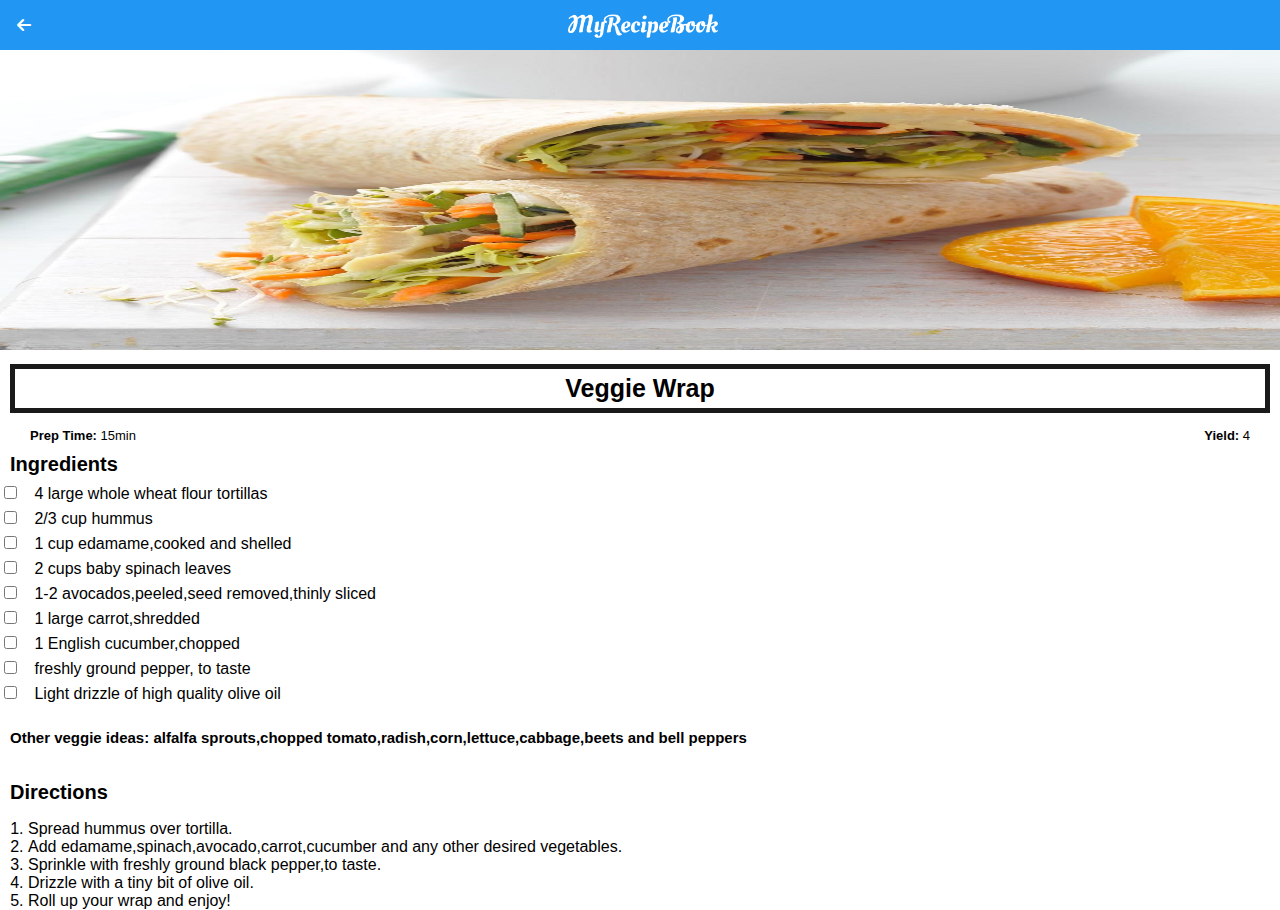
<file: veggie-wrap.html>
<!DOCTYPE html>
<html>
    
    
    <head>
      <title>My Recipe Book | Meals |Veggie Wrap</title> 
        <link rel="stylesheet" href="style.css"/>
        <link rel="stylesheet" href="fontAwesome/css/all.css"/>
        
    </head>
    
    
    <body>
        
        <div class="body-recipes">
            
            <div class="header">
                
                <a href="index.html">
                    <i class="fas fa-arrow-left"></i> 
                </a>
                
                <img src="images/logo-text.png"/>
            </div>
                 
        <div id="recipes">
            <div class="recipe-details">
            
                <img src="images/veggie-wrap.jpg"height="300"/>
                
                <h1>Veggie Wrap</h1>
                
                <div class="recipe-details-info">
                    <p><b> Prep Time: </b>15min</p>
                    
                    <p style="float:right"><b>Yield: </b>4</p>
                </div>
                
                
                <div class="recipe-details-ingredients">
                    <h2>Ingredients</h2>
                    
                    <input id="check01" type="checkbox">
                    <label for="checkbox01">4 large whole wheat flour tortillas</label>
                    <br>
                    
                    <input id="check02" type="checkbox">
                    <label for="checkbox02">2/3 cup hummus</label>
                    <br>
                    
                    <input id="check03" type="checkbox">
                    <label for="checkbox03">1 cup edamame,cooked and shelled</label>
                    <br>
                    
                    <input id="check04" type="checkbox">
                    <label for="checkbox04">2 cups baby spinach leaves</label>
                    <br>
                     
                    <input id="check01" type="checkbox">
                    <label for="checkbox01">1-2 avocados,peeled,seed removed,thinly sliced</label>
                    <br>
                    
                    <input id="check01" type="checkbox">
                    <label for="checkbox01">1 large carrot,shredded</label>
                    <br>
                    
                    <input id="check01" type="checkbox">
                    <label for="checkbox01">1 English cucumber,chopped</label>
                    <br>
                    
                    <input id="check01" type="checkbox">
                    <label for="checkbox01">freshly ground pepper, to taste</label>
                    <br>
                    
                    <input id="check01" type="checkbox">
                    <label for="checkbox01">Light drizzle of high quality olive oil </label>
                    <br>
                    <br>
                    <h3>Other veggie ideas: alfalfa sprouts,chopped tomato,radish,corn,lettuce,cabbage,beets and bell peppers</h3>
                    
                </div>
                
                <div class="recipe-details-steps">
                    <h2>Directions</h2>
                    
                    <ol>
                    <li>Spread hummus over tortilla.</li>
                    <li>Add edamame,spinach,avocado,carrot,cucumber and any other desired vegetables.</li>
                    <li>Sprinkle with freshly ground black pepper,to taste.</li>
                    <li>Drizzle with a tiny bit of olive oil. </li> 
                    <li>Roll up your wrap and enjoy!</li>    
                    </ol>    
                </div>
            
            </div>
              </div>
                </div>
    
    </body>

    
</html>
</file>
<file: style.css>
html{
    height:100%;
}

body{
    font-family: sans-serif;
    
    margin:0;
    padding:0;
    
    height:100%
}

.body-home{
    background-image: url('images/background-01-port.png');
    background-position: center;
    background-attachment: fixed;
    background-repeat:no-repeat;
    background-size: cover;  
}

.body-meals{
    background-image:url('images/background-02-port.png');
    height: 100%;
    background-position: center;
    background-attachment: fixed;
    background-repeat:no-repeat;
    background-size: cover;
}

/*=============HEADER===============*/
.header {
    background-color: #2196F3;
    
    width: 100%;
    height: 50px;
    top:0;
    
    position:fixed;
    overflow: hidden;
    
    text-align: center;
}

.header i{
    float:left;
    padding: 17px 0px 0px 17px;
    color:white;
}

.header img{
    width:150px;
    padding-top: 14px;
    padding-right: 25px;
}


/*=============HOME PAGE===============*/
#home-logo-image{
    width:150px;
    display: block;
    margin: auto;
    padding: 25px 10px 10px 10px;    
}

#home-logo-text{
    width: auto;
    display: block;
    margin: auto;
    padding:25px;
}

/*=========HOME PAGE MENU=========*/

.home-menu-item {
    text-decoration: none;
    text-transform: uppercase;
    
    color:white;
    font-size: 25px;
    font-weight: bold;
    text-align: center;
    border:5px solid white;
    
    display:block;
    margin:auto;
    margin-bottom: 10px;
    width:80%;
}

 .home-menu a:hover{
    color:orange;
}

/*=============MEALS PAGE===============*/

#meals{
    padding-top: 55px;
}

/*=========MEALS MENU PAGE=========*/

.meals-list a{
    text-decoration: none;
}

.meals-list-item {
    border:5px solid #1a1a1a;  
}

.meals-list-item h1{
    font-weight: bold;
    font-size: 20px;
    color:#1a1a1a;
    padding-left: 10px;
}

.meals-list-item i{
    float:right;
    color: #1a1a1a;
    padding-right: 10px;
}

.meals-list-item p{
    font-size: 15px;
    font-style: italic;
    color:#4d4d4d;
    margin-top: -7px;
    padding-left: 10px;
}


/*=============RECIPE PAGE===============*/


/*=========RECIPE DETAILS=========*/

.recipe-details img{
    width: 100%;
    padding-top: 50px;       
}

.recipe-details01 img{
    width: 100%;
    padding-top: 70px;       
}

.recipe-details h1{
    font-size: 25px;
    text-align: center;
    border: 5px solid #1a1a1a;
    margin: 10px;
    padding: 5px;
}

.recipe-details h2{
    font-size: 20px;
    text-align: left;
    margin: 5px;
    margin-left: 10px;
}

.recipe-details h3{
    font-size: 15px;
    text-align: left;
    margin: 5px;
    margin-left: 10px;
}

.recipe-details-info{
    margin-left: 25px;
    margin-right: 25px;
}

.recipe-details-info p{
    font-size: 13px;
    display: inline-block;
    margin: 5px;
}

.recipe-details-ingredients label{
    line-height: 25px;
    margin-left: 10px;
}

.recipe-details-steps{
    padding-top: 25px;
}

.recipe-details-steps ol{
    padding-left: 28px;
}

.recipe-details-steps01 li{
    font-size:15px;
}
    
.recipe-details-steps01 ol{
    padding-left: 28px;
}

    
/*=============RESPONSIVE LAYOUT===============*/

@media only screen and (min-width:600px){
    #meals{
        width:80%;
        margin:auto;
    }
    
    #recipe{
        width:80%;
        margin: auto;
    }
}

@media only screen and (min-width:1000px){
    #meals{
        width:60%;
        margin: auto;
    }
    
    #recipe{
        width:60%;
        margin: auto;
    }
}

@media only screen and (min-width:1500px){
    #meals{
        width:40%;
        margin: auto;
    }
    
    #recipe{
        width: 40%;
        margin: auto;
    }
}


@media only screen and (min-width:720px){
    .body-home{
        background-image: url('images/background-01-land.png');
    }    
    
    .body-meals{
        background-image: url('images/background-02-land.png');
    }
}
</file>
